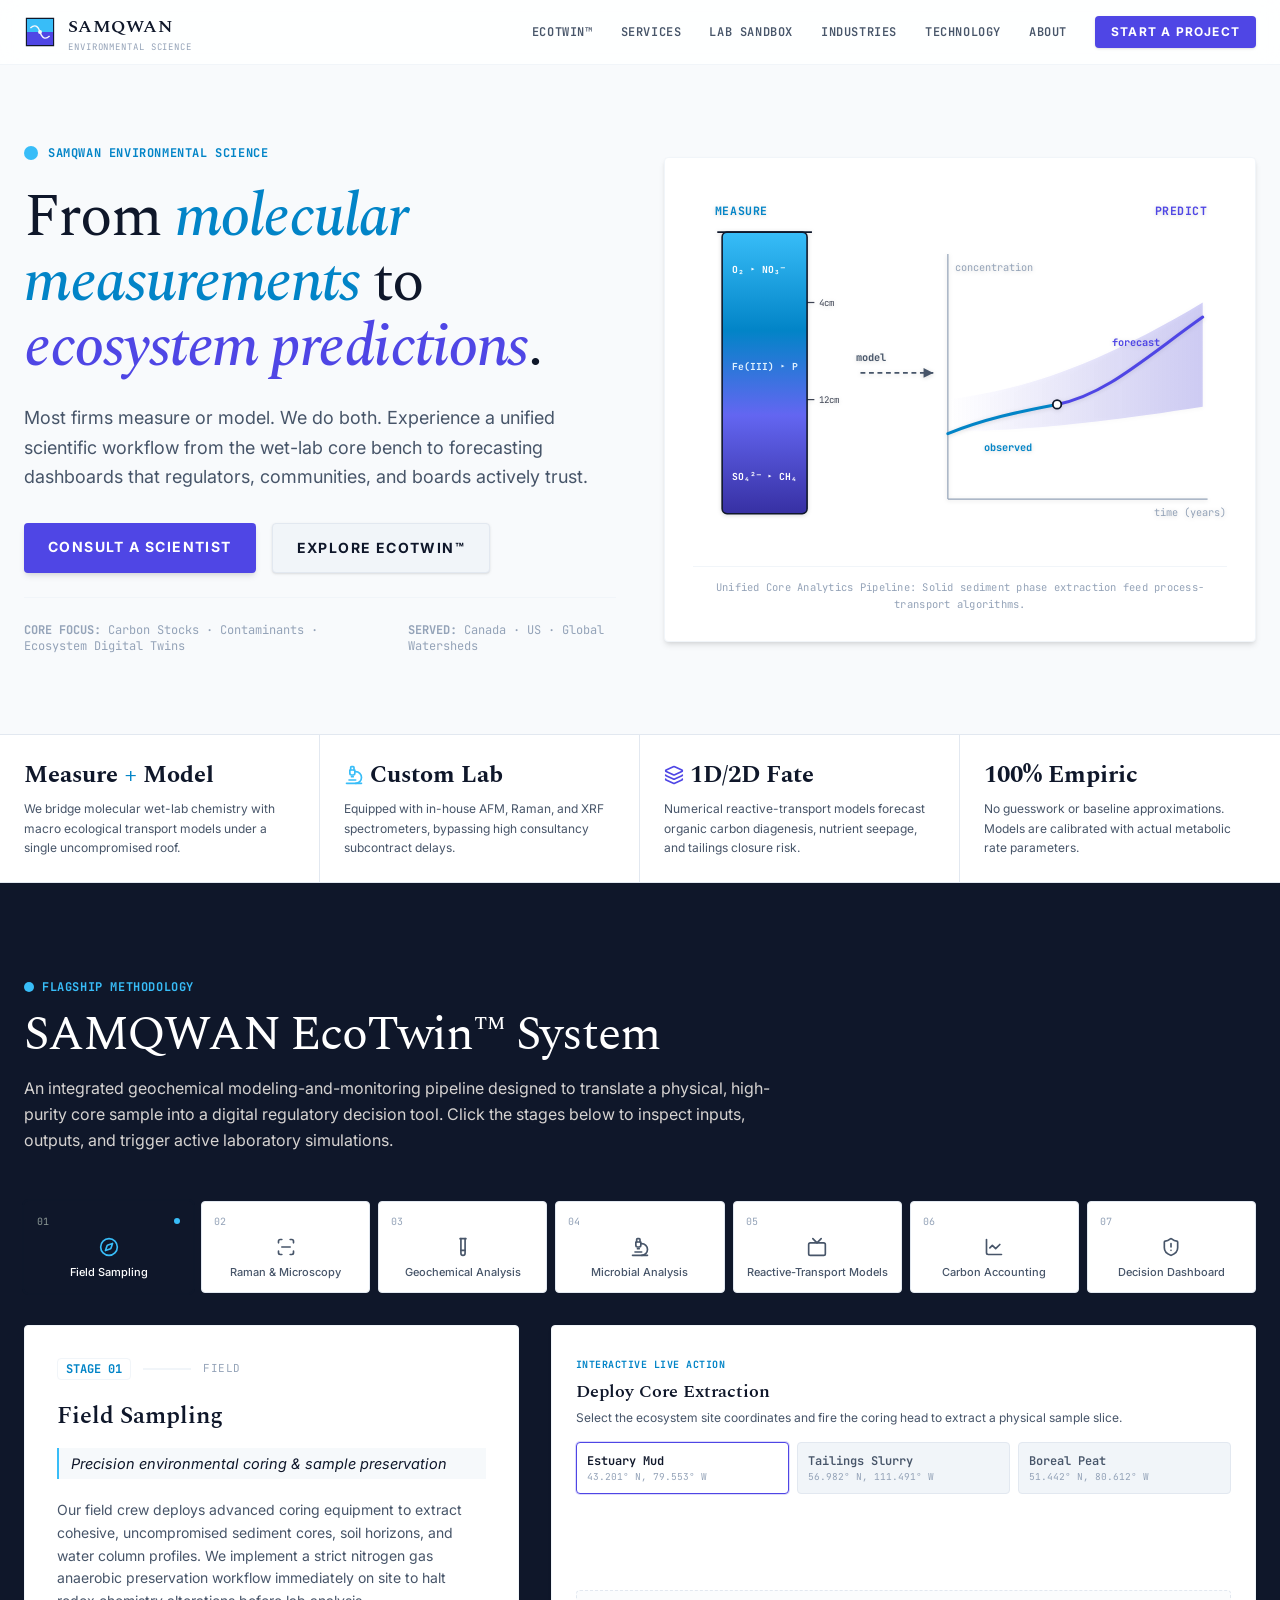
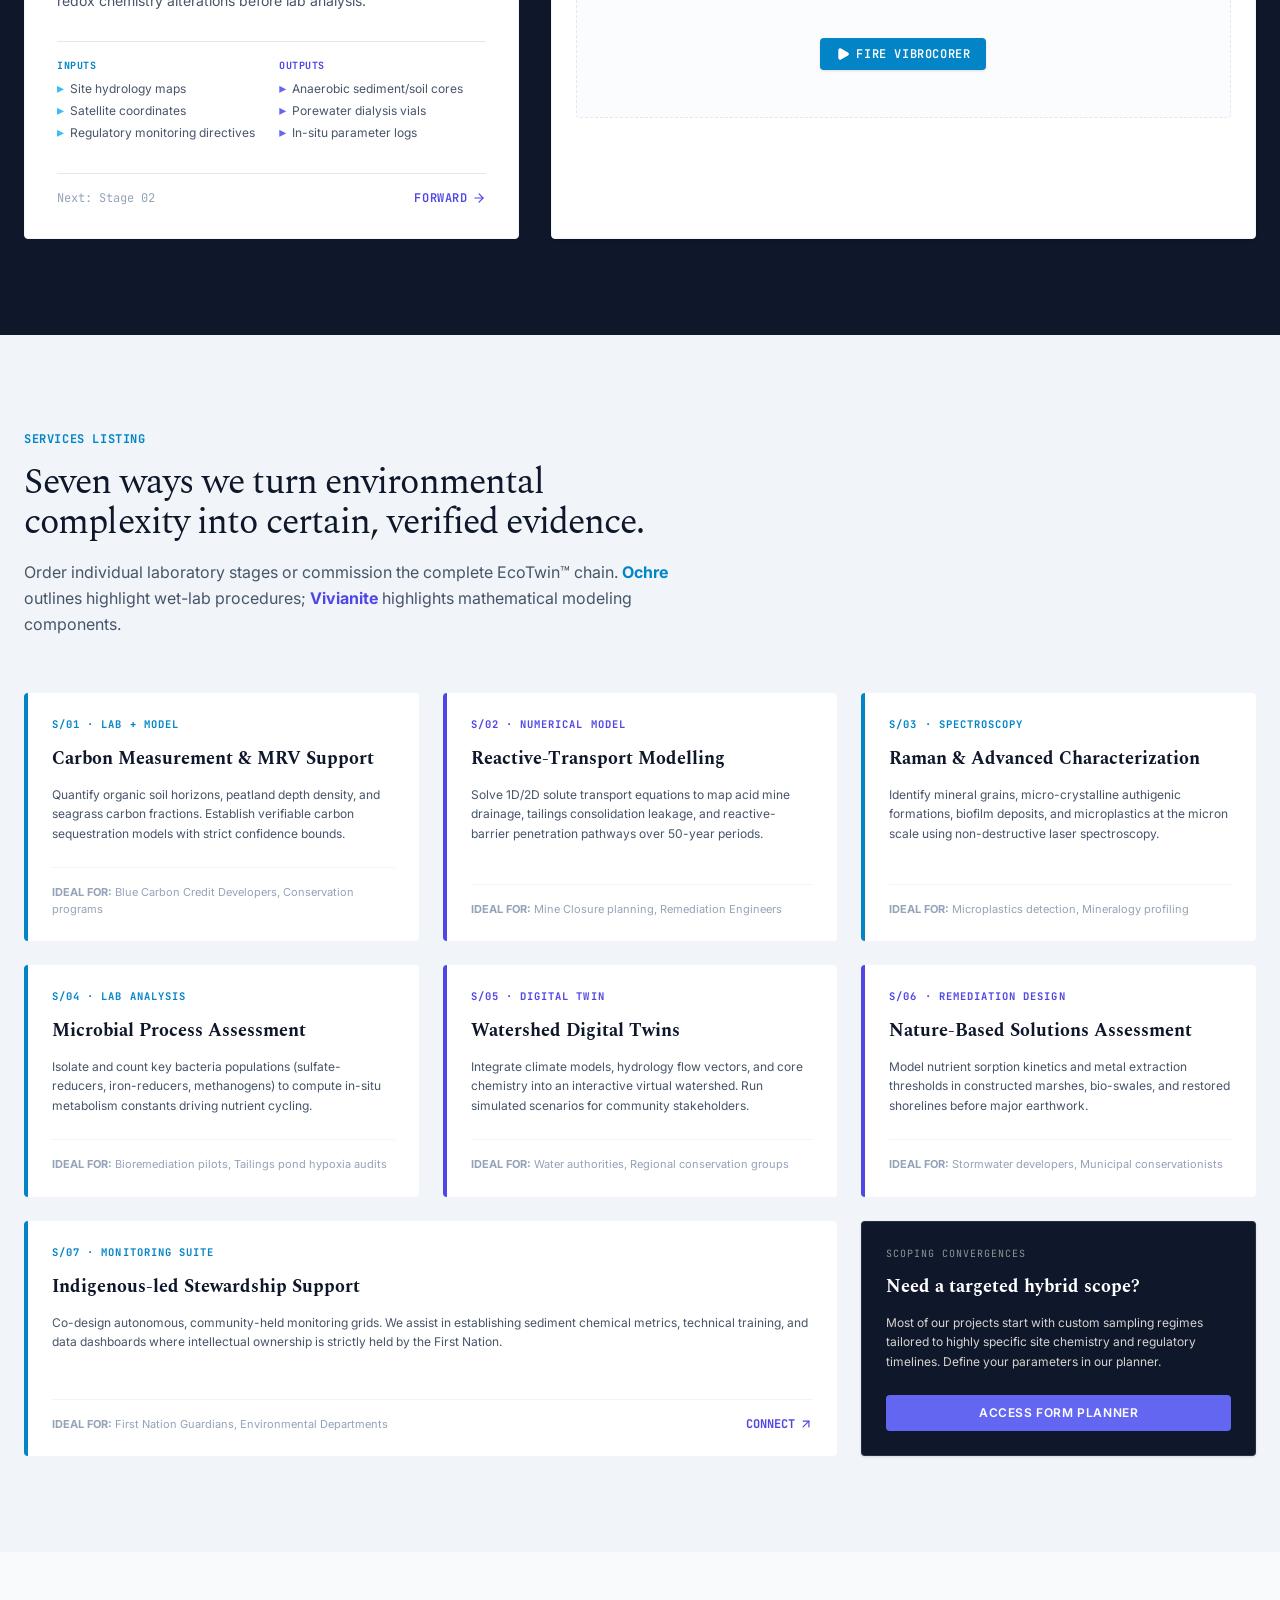
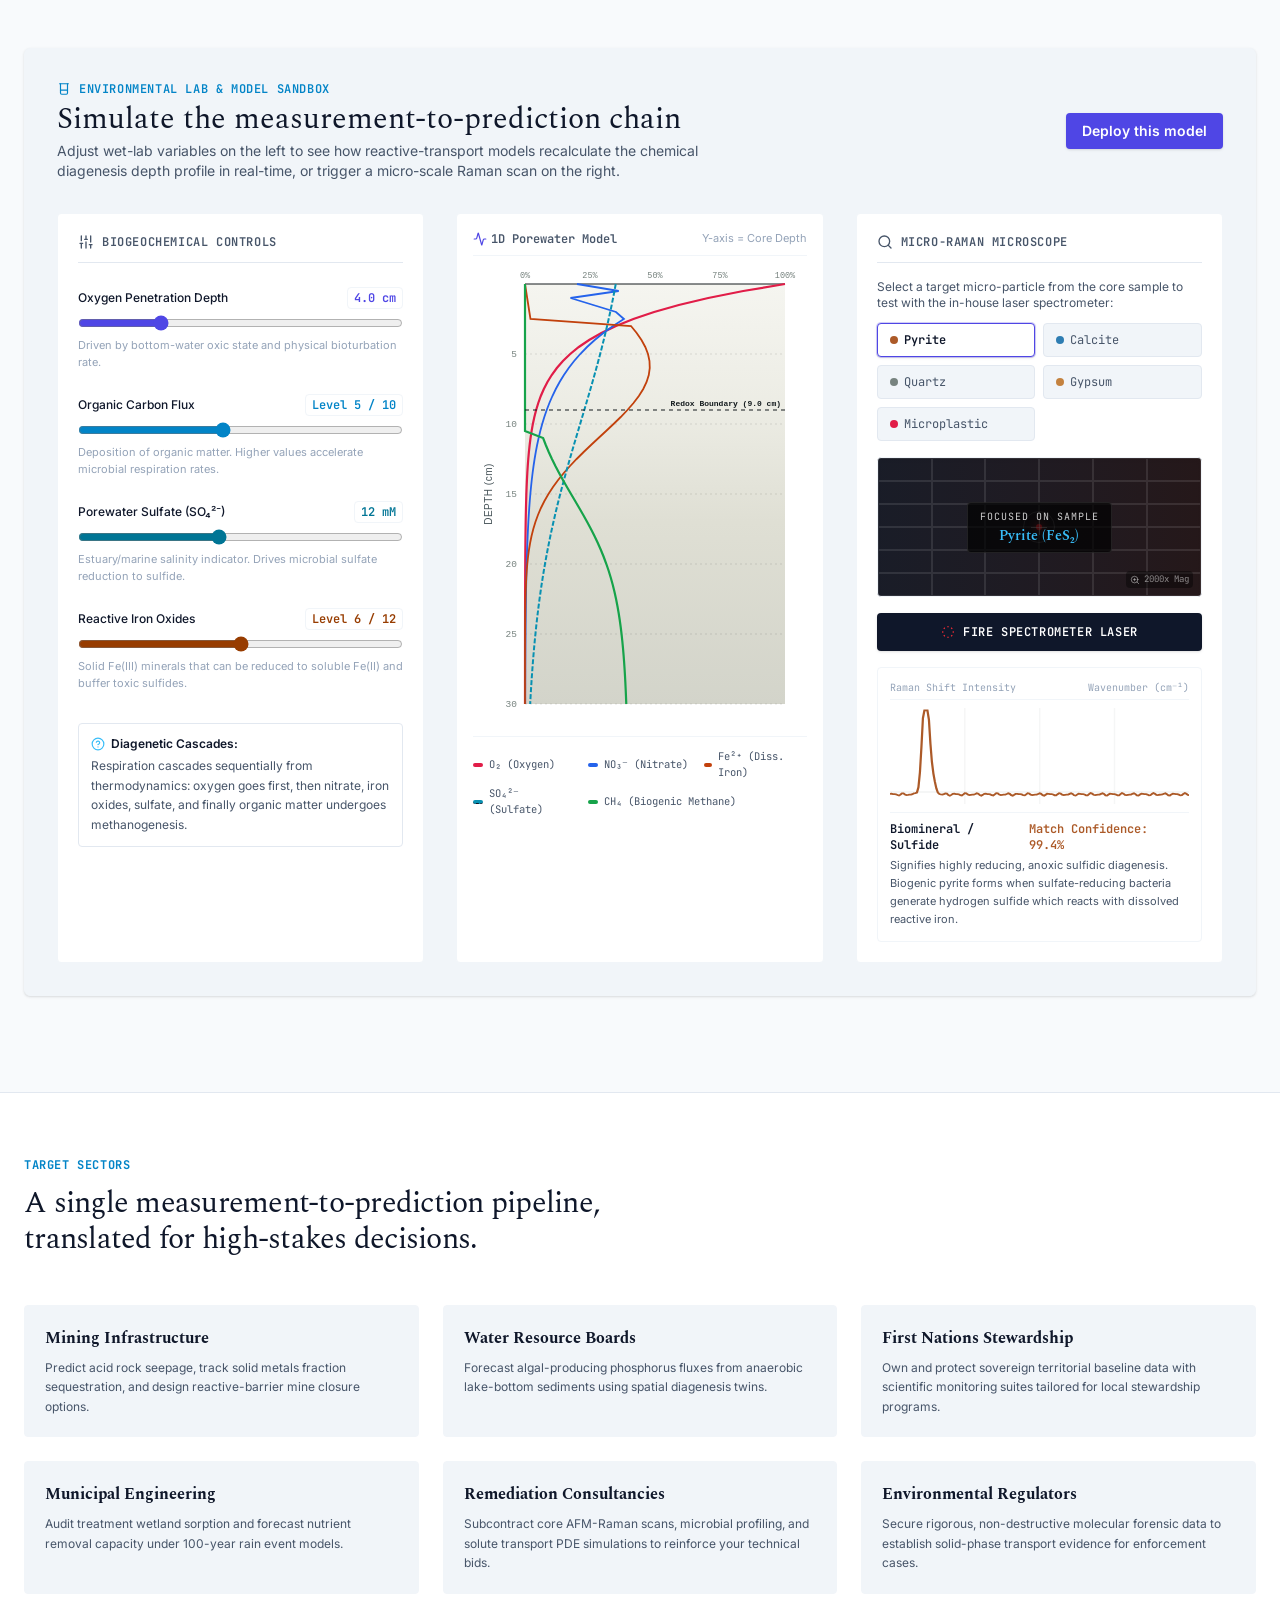
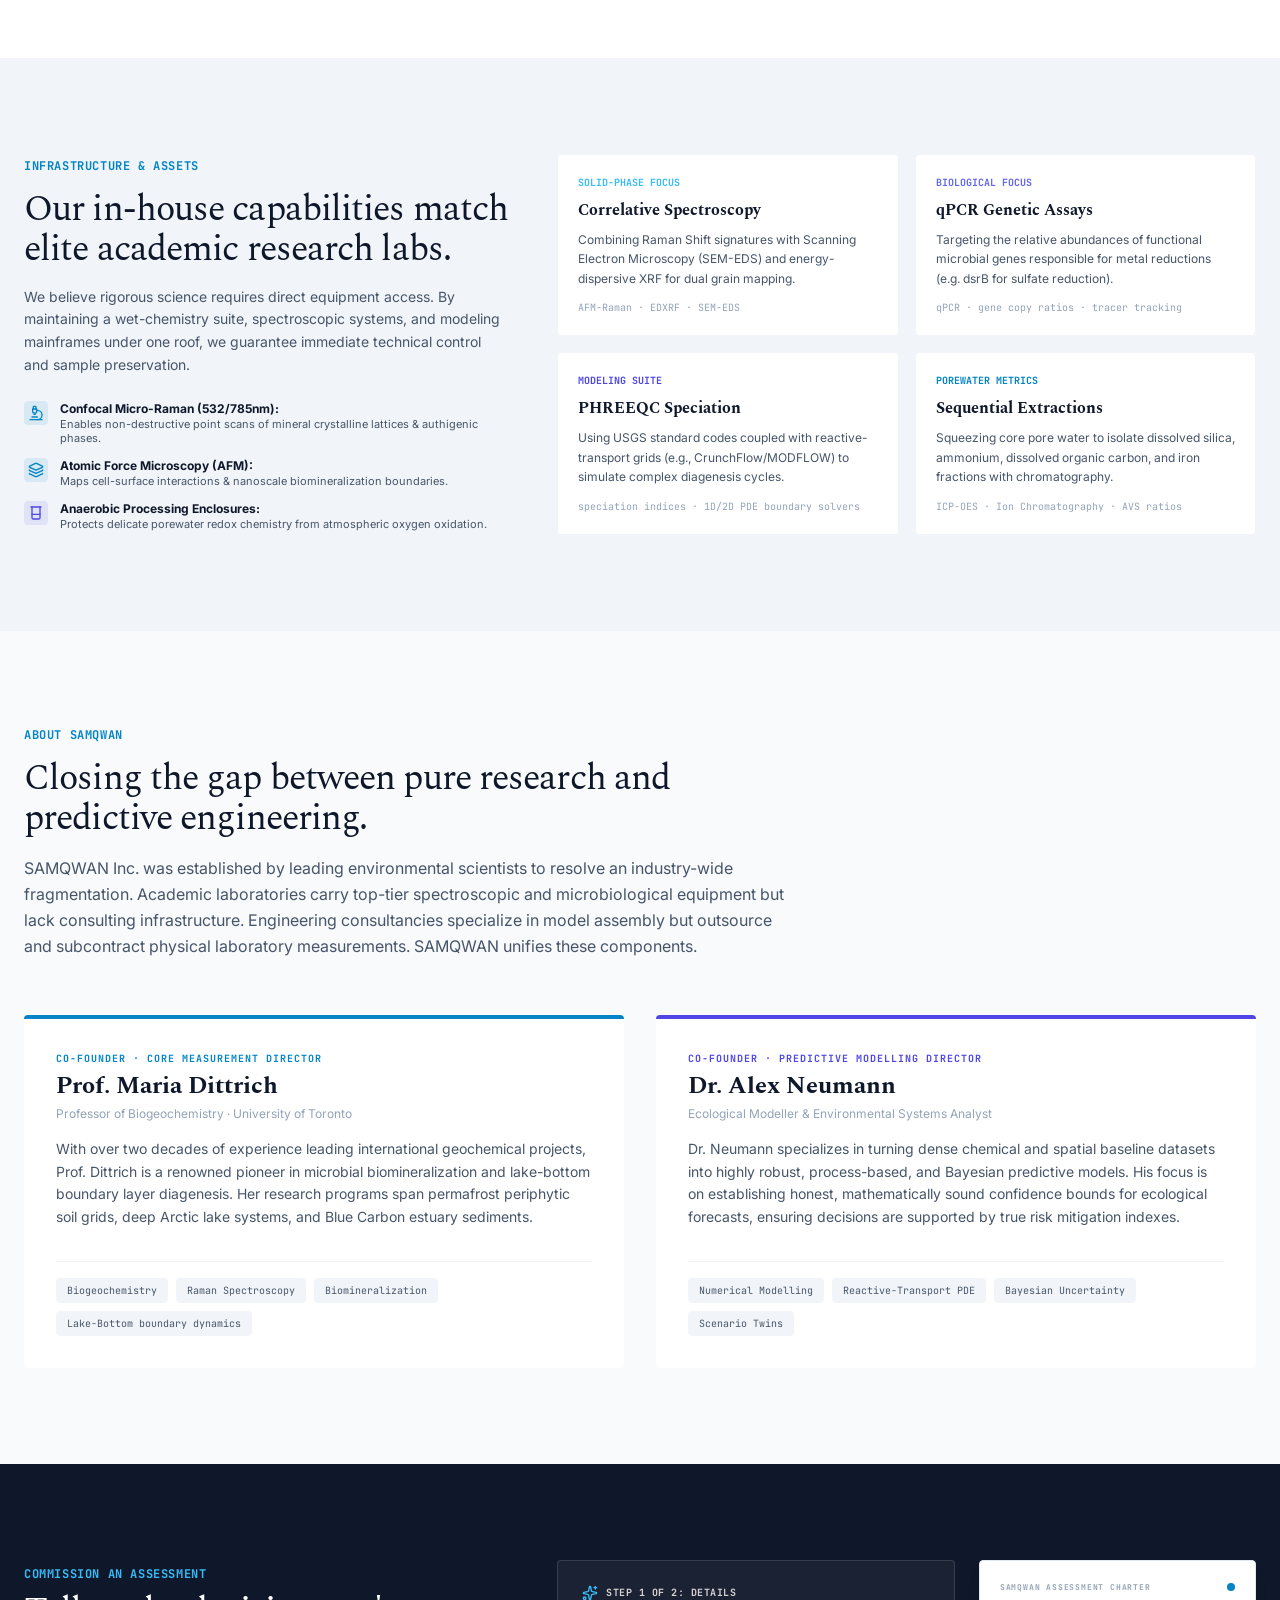
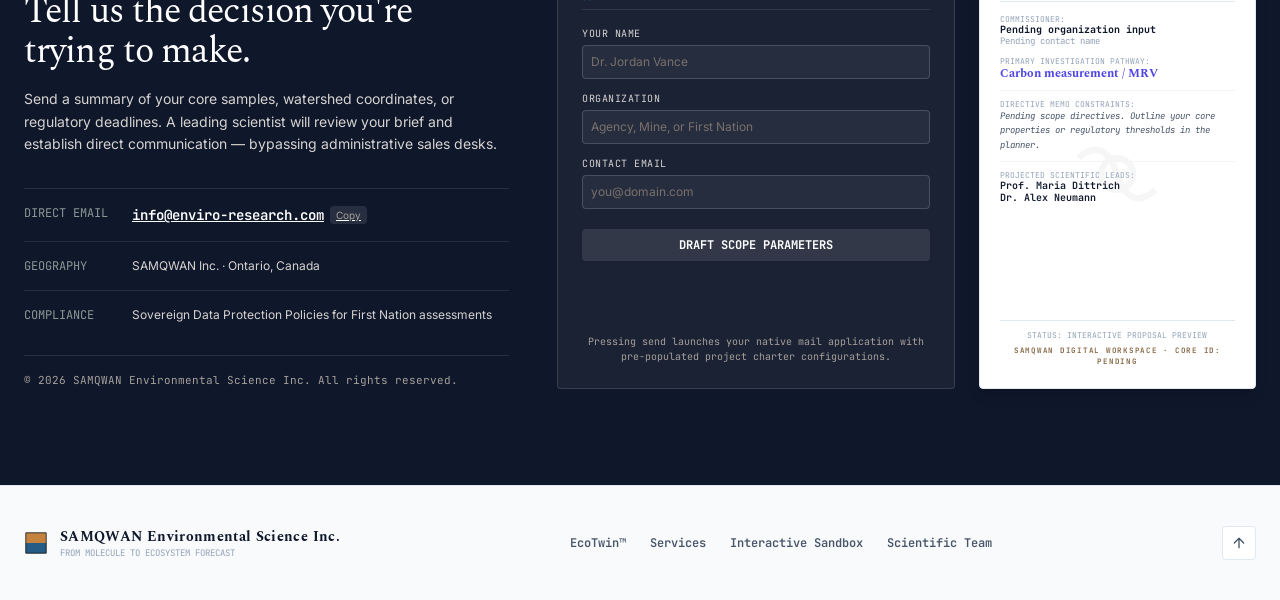
<file: index.html>
<!doctype html>
<html lang="en">
  <head>
    <meta charset="UTF-8" />
    <meta name="viewport" content="width=device-width, initial-scale=1.0" />
    <title>SAMQWAN Environmental Science | Sediment Geochemistry & Reactive-Transport Modelling</title>
    <meta name="description" content="SAMQWAN Environmental Science Inc. combines in-house Raman, AFM and XRF core analysis with reactive-transport modelling — porewater geochemistry, microbial process rates, carbon MRV and mine-closure risk forecasting for agencies, mines and First Nations." />
    <link rel="canonical" href="https://enviro-research.com/" />
    <meta name="robots" content="index, follow, max-snippet:-1, max-image-preview:large" />

    <meta property="og:type" content="website" />
    <meta property="og:site_name" content="SAMQWAN Environmental Science" />
    <meta property="og:title" content="SAMQWAN Environmental Science — From Molecule to Ecosystem Forecast" />
    <meta property="og:description" content="A single measurement-to-prediction pipeline: wet-lab core geochemistry plus calibrated reactive-transport models that regulators, communities and boards trust." />
    <meta property="og:url" content="https://enviro-research.com/" />
    <meta property="og:image" content="https://enviro-research.com/og.jpg" />
    <meta property="og:locale" content="en_CA" />

    <meta name="twitter:card" content="summary_large_image" />
    <meta name="twitter:title" content="SAMQWAN Environmental Science" />
    <meta name="twitter:description" content="Sediment geochemistry, microbial process rates and reactive-transport forecasting for high-stakes environmental decisions." />
    <meta name="twitter:image" content="https://enviro-research.com/og.jpg" />

    <script type="application/ld+json">
    {
      "@context": "https://schema.org",
      "@type": "Organization",
      "@id": "https://enviro-research.com/#organization",
      "name": "SAMQWAN Environmental Science Inc.",
      "url": "https://enviro-research.com/",
      "logo": "https://enviro-research.com/og.jpg",
      "email": "info@enviro-research.com",
      "description": "Environmental science laboratory and modelling firm specializing in sediment and porewater geochemistry, microbial process assessment, Raman/AFM/XRF characterization, reactive-transport modelling, carbon MRV and nature-based solutions assessment.",
      "areaServed": [
        { "@type": "Country", "name": "Canada" },
        { "@type": "Country", "name": "United States" }
      ],
      "knowsAbout": [
        "Sediment and porewater geochemistry",
        "Reactive-transport modelling",
        "Microbial process assessment",
        "Raman microscopy and advanced characterization",
        "Carbon measurement and MRV support",
        "Nature-based solutions assessment",
        "Mine closure and tailings risk assessment",
        "Indigenous-led environmental stewardship support"
      ],
      "contactPoint": {
        "@type": "ContactPoint",
        "contactType": "sales",
        "email": "info@enviro-research.com",
        "availableLanguage": ["en"]
      }
    }
    </script>

    <script type="application/ld+json">
    {
      "@context": "https://schema.org",
      "@type": "WebSite",
      "@id": "https://enviro-research.com/#website",
      "url": "https://enviro-research.com/",
      "name": "SAMQWAN Environmental Science",
      "publisher": { "@id": "https://enviro-research.com/#organization" },
      "inLanguage": "en"
    }
    </script>
    <script type="module" crossorigin src="/assets/index-CdEyterf.js"></script>
    <link rel="stylesheet" crossorigin href="/assets/index-DcObgsDt.css">
  </head>
  <body>
    <div id="root"></div>
  </body>
</html>
</file>
<file: assets/index-DcObgsDt.css>
@import"https://fonts.googleapis.com/css2?family=Spectral:ital,wght@0,300;0,400;0,500;0,600;1,400&family=Inter:wght@300;400;500;600;700&family=JetBrains+Mono:wght@400;500&display=swap";/*! tailwindcss v4.3.2 | MIT License | https://tailwindcss.com */@layer properties{@supports (((-webkit-hyphens:none)) and (not (margin-trim:inline))) or ((-moz-orient:inline) and (not (color:rgb(from red r g b)))){*,:before,:after,::backdrop{--tw-rotate-x:initial;--tw-rotate-y:initial;--tw-rotate-z:initial;--tw-skew-x:initial;--tw-skew-y:initial;--tw-divide-x-reverse:0;--tw-border-style:solid;--tw-divide-y-reverse:0;--tw-gradient-position:initial;--tw-gradient-from:#0000;--tw-gradient-via:#0000;--tw-gradient-to:#0000;--tw-gradient-stops:initial;--tw-gradient-via-stops:initial;--tw-gradient-from-position:0%;--tw-gradient-via-position:50%;--tw-gradient-to-position:100%;--tw-leading:initial;--tw-font-weight:initial;--tw-tracking:initial;--tw-shadow:0 0 #0000;--tw-shadow-color:initial;--tw-shadow-alpha:100%;--tw-inset-shadow:0 0 #0000;--tw-inset-shadow-color:initial;--tw-inset-shadow-alpha:100%;--tw-ring-color:initial;--tw-ring-shadow:0 0 #0000;--tw-inset-ring-color:initial;--tw-inset-ring-shadow:0 0 #0000;--tw-ring-inset:initial;--tw-ring-offset-width:0px;--tw-ring-offset-color:#fff;--tw-ring-offset-shadow:0 0 #0000;--tw-blur:initial;--tw-brightness:initial;--tw-contrast:initial;--tw-grayscale:initial;--tw-hue-rotate:initial;--tw-invert:initial;--tw-opacity:initial;--tw-saturate:initial;--tw-sepia:initial;--tw-drop-shadow:initial;--tw-drop-shadow-color:initial;--tw-drop-shadow-alpha:100%;--tw-drop-shadow-size:initial;--tw-backdrop-blur:initial;--tw-backdrop-brightness:initial;--tw-backdrop-contrast:initial;--tw-backdrop-grayscale:initial;--tw-backdrop-hue-rotate:initial;--tw-backdrop-invert:initial;--tw-backdrop-opacity:initial;--tw-backdrop-saturate:initial;--tw-backdrop-sepia:initial;--tw-duration:initial;--tw-translate-x:0;--tw-translate-y:0;--tw-translate-z:0;--tw-scale-x:1;--tw-scale-y:1;--tw-scale-z:1}}}@layer theme{:root,:host{--font-sans:"Inter", ui-sans-serif, system-ui, sans-serif;--font-serif:"Spectral", Georgia, serif;--font-mono:"JetBrains Mono", ui-monospace, SFMono-Regular, monospace;--color-red-500:oklch(63.7% .237 25.331);--color-red-600:oklch(57.7% .245 27.325);--color-amber-50:oklch(98.7% .022 95.277);--color-amber-200:oklch(92.4% .12 95.746);--color-amber-600:oklch(66.6% .179 58.318);--color-amber-800:oklch(47.3% .137 46.201);--color-amber-950:oklch(27.9% .077 45.635);--color-green-50:oklch(98.2% .018 155.826);--color-green-200:oklch(92.5% .084 155.995);--color-green-600:oklch(62.7% .194 149.214);--color-green-700:oklch(52.7% .154 150.069);--color-cyan-700:oklch(52% .105 223.128);--color-rose-50:oklch(96.9% .015 12.422);--color-rose-200:oklch(89.2% .058 10.001);--color-rose-700:oklch(51.4% .222 16.935);--color-stone-100:oklch(97% .001 106.424);--color-stone-300:oklch(86.9% .005 56.366);--color-stone-400:oklch(70.9% .01 56.259);--color-stone-500:oklch(55.3% .013 58.071);--color-stone-700:oklch(37.4% .01 67.558);--color-stone-800:oklch(26.8% .007 34.298);--color-stone-900:oklch(21.6% .006 56.043);--color-black:#000;--color-white:#fff;--spacing:.25rem;--container-xl:36rem;--container-2xl:42rem;--container-3xl:48rem;--container-7xl:80rem;--text-xs:.75rem;--text-xs--line-height:calc(1 / .75);--text-sm:.875rem;--text-sm--line-height:calc(1.25 / .875);--text-base:1rem;--text-base--line-height: 1.5 ;--text-lg:1.125rem;--text-lg--line-height:calc(1.75 / 1.125);--text-2xl:1.5rem;--text-2xl--line-height:calc(2 / 1.5);--text-3xl:1.875rem;--text-3xl--line-height: 1.2 ;--text-4xl:2.25rem;--text-4xl--line-height:calc(2.5 / 2.25);--text-5xl:3rem;--text-5xl--line-height:1;--text-6xl:3.75rem;--text-6xl--line-height:1;--font-weight-normal:400;--font-weight-medium:500;--font-weight-semibold:600;--font-weight-bold:700;--font-weight-extrabold:800;--tracking-tight:-.025em;--tracking-wide:.025em;--tracking-wider:.05em;--tracking-widest:.1em;--leading-tight:1.25;--leading-normal:1.5;--leading-relaxed:1.625;--radius-sm:.25rem;--radius-md:.375rem;--drop-shadow-sm:0 1px 2px #00000026;--animate-ping:ping 1s cubic-bezier(0, 0, .2, 1) infinite;--animate-pulse:pulse 2s cubic-bezier(.4, 0, .6, 1) infinite;--animate-bounce:bounce 1s infinite;--blur-md:12px;--blur-lg:16px;--default-transition-duration:.15s;--default-transition-timing-function:cubic-bezier(.4, 0, .2, 1);--default-font-family:var(--font-sans);--default-mono-font-family:var(--font-mono);--color-paper:#f8fafc;--color-surface:#fff;--color-surface-2:#f1f5f9;--color-ink:#0f172a;--color-ink-2:#475569;--color-ink-3:#94a3b8;--color-vivianite:#4f46e5;--color-vivianite-deep:#3730a3;--color-vivianite-bright:#6366f1;--color-ochre:#0284c7;--color-ochre-soft:#38bdf8;--color-line:#e2e8f0;--color-line-soft:#f1f5f9}}@layer base{*,:after,:before,::backdrop{box-sizing:border-box;border:0 solid;margin:0;padding:0}::file-selector-button{box-sizing:border-box;border:0 solid;margin:0;padding:0}html,:host{-webkit-text-size-adjust:100%;-moz-tab-size:4;tab-size:4;line-height:1.5;font-family:var(--default-font-family,ui-sans-serif, system-ui, sans-serif, "Apple Color Emoji", "Segoe UI Emoji", "Segoe UI Symbol", "Noto Color Emoji");font-feature-settings:var(--default-font-feature-settings,normal);font-variation-settings:var(--default-font-variation-settings,normal);-webkit-tap-highlight-color:transparent}hr{height:0;color:inherit;border-top-width:1px}abbr:where([title]){-webkit-text-decoration:underline dotted;text-decoration:underline dotted}h1,h2,h3,h4,h5,h6{font-size:inherit;font-weight:inherit}a{color:inherit;-webkit-text-decoration:inherit;text-decoration:inherit}b,strong{font-weight:bolder}code,kbd,samp,pre{font-family:var(--default-mono-font-family,ui-monospace, SFMono-Regular, Menlo, Monaco, Consolas, "Liberation Mono", "Courier New", monospace);font-feature-settings:var(--default-mono-font-feature-settings,normal);font-variation-settings:var(--default-mono-font-variation-settings,normal);font-size:1em}small{font-size:80%}sub,sup{vertical-align:baseline;font-size:75%;line-height:0;position:relative}sub{bottom:-.25em}sup{top:-.5em}table{text-indent:0;border-color:inherit;border-collapse:collapse}:-moz-focusring{outline:auto}progress{vertical-align:baseline}summary{display:list-item}ol,ul,menu{list-style:none}img,svg,video,canvas,audio,iframe,embed,object{vertical-align:middle;display:block}img,video{max-width:100%;height:auto}button,input,select,optgroup,textarea{font:inherit;font-feature-settings:inherit;font-variation-settings:inherit;letter-spacing:inherit;color:inherit;opacity:1;background-color:#0000;border-radius:0}::file-selector-button{font:inherit;font-feature-settings:inherit;font-variation-settings:inherit;letter-spacing:inherit;color:inherit;opacity:1;background-color:#0000;border-radius:0}:where(select:is([multiple],[size])) optgroup{font-weight:bolder}:where(select:is([multiple],[size])) optgroup option{padding-inline-start:20px}::file-selector-button{margin-inline-end:4px}::placeholder{opacity:1}@supports (not ((-webkit-appearance:-apple-pay-button))) or (contain-intrinsic-size:1px){::placeholder{color:currentColor}@supports (color:color-mix(in lab,red,red)){::placeholder{color:color-mix(in oklab,currentcolor 50%,transparent)}}}textarea{resize:vertical}::-webkit-search-decoration{-webkit-appearance:none}::-webkit-date-and-time-value{min-height:1lh;text-align:inherit}::-webkit-datetime-edit{display:inline-flex}::-webkit-datetime-edit-fields-wrapper{padding:0}::-webkit-datetime-edit{padding-block:0}::-webkit-datetime-edit-year-field{padding-block:0}::-webkit-datetime-edit-month-field{padding-block:0}::-webkit-datetime-edit-day-field{padding-block:0}::-webkit-datetime-edit-hour-field{padding-block:0}::-webkit-datetime-edit-minute-field{padding-block:0}::-webkit-datetime-edit-second-field{padding-block:0}::-webkit-datetime-edit-millisecond-field{padding-block:0}::-webkit-datetime-edit-meridiem-field{padding-block:0}::-webkit-calendar-picker-indicator{line-height:1}:-moz-ui-invalid{box-shadow:none}button,input:where([type=button],[type=reset],[type=submit]){-webkit-appearance:button;-moz-appearance:button;appearance:button}::file-selector-button{-webkit-appearance:button;-moz-appearance:button;appearance:button}::-webkit-inner-spin-button{height:auto}::-webkit-outer-spin-button{height:auto}[hidden]:where(:not([hidden=until-found])){display:none!important}}@layer components;@layer utilities{.pointer-events-none{pointer-events:none}.absolute{position:absolute}.relative{position:relative}.sticky{position:sticky}.inset-0{top:0;right:0;bottom:0;left:0}.top-0{top:0}.top-16{top:calc(var(--spacing) * 16)}.right-2{right:calc(var(--spacing) * 2)}.bottom-2{bottom:calc(var(--spacing) * 2)}.left-0{left:0}.isolate{isolation:isolate}.z-0{z-index:0}.z-10{z-index:10}.z-40{z-index:40}.z-50{z-index:50}.col-span-2{grid-column:span 2/span 2}.mx-12{margin-inline:calc(var(--spacing) * 12)}.mx-auto{margin-inline:auto}.my-1\.5{margin-block:calc(var(--spacing) * 1.5)}.my-2{margin-block:calc(var(--spacing) * 2)}.my-4{margin-block:calc(var(--spacing) * 4)}.my-6{margin-block:calc(var(--spacing) * 6)}.mt-0\.5{margin-top:calc(var(--spacing) * .5)}.mt-1{margin-top:var(--spacing)}.mt-1\.5{margin-top:calc(var(--spacing) * 1.5)}.mt-2{margin-top:calc(var(--spacing) * 2)}.mt-3{margin-top:calc(var(--spacing) * 3)}.mt-4{margin-top:calc(var(--spacing) * 4)}.mt-6{margin-top:calc(var(--spacing) * 6)}.mt-8{margin-top:calc(var(--spacing) * 8)}.mt-auto{margin-top:auto}.mb-1{margin-bottom:var(--spacing)}.mb-2{margin-bottom:calc(var(--spacing) * 2)}.mb-3{margin-bottom:calc(var(--spacing) * 3)}.mb-4{margin-bottom:calc(var(--spacing) * 4)}.mb-8{margin-bottom:calc(var(--spacing) * 8)}.mb-12{margin-bottom:calc(var(--spacing) * 12)}.mb-14{margin-bottom:calc(var(--spacing) * 14)}.block{display:block}.flex{display:flex}.grid{display:grid}.hidden{display:none}.inline-block{display:inline-block}.inline-flex{display:inline-flex}.h-0\.5{height:calc(var(--spacing) * .5)}.h-1{height:var(--spacing)}.h-1\.5{height:calc(var(--spacing) * 1.5)}.h-2{height:calc(var(--spacing) * 2)}.h-2\.5{height:calc(var(--spacing) * 2.5)}.h-3\.5{height:calc(var(--spacing) * 3.5)}.h-4{height:calc(var(--spacing) * 4)}.h-5{height:calc(var(--spacing) * 5)}.h-6{height:calc(var(--spacing) * 6)}.h-8{height:calc(var(--spacing) * 8)}.h-10{height:calc(var(--spacing) * 10)}.h-14{height:calc(var(--spacing) * 14)}.h-16{height:calc(var(--spacing) * 16)}.h-20{height:calc(var(--spacing) * 20)}.h-24{height:calc(var(--spacing) * 24)}.h-28{height:calc(var(--spacing) * 28)}.h-32{height:calc(var(--spacing) * 32)}.h-\[0\.5px\]{height:.5px}.h-auto{height:auto}.h-full{height:100%}.max-h-\[80px\]{max-height:80px}.min-h-\[92px\]{min-height:92px}.min-h-\[140px\]{min-height:140px}.min-h-\[160px\]{min-height:160px}.min-h-\[300px\]{min-height:300px}.min-h-\[360px\]{min-height:360px}.min-h-screen{min-height:100vh}.w-1\.5{width:calc(var(--spacing) * 1.5)}.w-1\/3{width:33.3333%}.w-2{width:calc(var(--spacing) * 2)}.w-2\.5{width:calc(var(--spacing) * 2.5)}.w-2\/3{width:66.6667%}.w-3\.5{width:calc(var(--spacing) * 3.5)}.w-4{width:calc(var(--spacing) * 4)}.w-5{width:calc(var(--spacing) * 5)}.w-6{width:calc(var(--spacing) * 6)}.w-8{width:calc(var(--spacing) * 8)}.w-10{width:calc(var(--spacing) * 10)}.w-12{width:calc(var(--spacing) * 12)}.w-16{width:calc(var(--spacing) * 16)}.w-20{width:calc(var(--spacing) * 20)}.w-24{width:calc(var(--spacing) * 24)}.w-32{width:calc(var(--spacing) * 32)}.w-\[0\.5px\]{width:.5px}.w-full{width:100%}.max-w-2xl{max-width:var(--container-2xl)}.max-w-3xl{max-width:var(--container-3xl)}.max-w-7xl{max-width:var(--container-7xl)}.max-w-\[320px\]{max-width:320px}.max-w-xl{max-width:var(--container-xl)}.flex-1{flex:1}.flex-none{flex:none}.rotate-90{rotate:90deg}.transform{transform:var(--tw-rotate-x,) var(--tw-rotate-y,) var(--tw-rotate-z,) var(--tw-skew-x,) var(--tw-skew-y,)}.animate-bounce{animation:var(--animate-bounce)}.animate-ping{animation:var(--animate-ping)}.animate-pulse{animation:var(--animate-pulse)}.cursor-not-allowed{cursor:not-allowed}.cursor-pointer{cursor:pointer}.resize-none{resize:none}.list-none{list-style-type:none}.grid-cols-1{grid-template-columns:repeat(1,minmax(0,1fr))}.grid-cols-2{grid-template-columns:repeat(2,minmax(0,1fr))}.grid-cols-3{grid-template-columns:repeat(3,minmax(0,1fr))}.grid-cols-4{grid-template-columns:repeat(4,minmax(0,1fr))}.grid-cols-6{grid-template-columns:repeat(6,minmax(0,1fr))}.grid-rows-6{grid-template-rows:repeat(6,minmax(0,1fr))}.flex-col{flex-direction:column}.flex-wrap{flex-wrap:wrap}.items-center{align-items:center}.items-start{align-items:flex-start}.items-stretch{align-items:stretch}.justify-between{justify-content:space-between}.justify-center{justify-content:center}.justify-start{justify-content:flex-start}.gap-0\.5{gap:calc(var(--spacing) * .5)}.gap-1{gap:var(--spacing)}.gap-1\.5{gap:calc(var(--spacing) * 1.5)}.gap-2{gap:calc(var(--spacing) * 2)}.gap-2\.5{gap:calc(var(--spacing) * 2.5)}.gap-3{gap:calc(var(--spacing) * 3)}.gap-4{gap:calc(var(--spacing) * 4)}.gap-6{gap:calc(var(--spacing) * 6)}.gap-7{gap:calc(var(--spacing) * 7)}.gap-8{gap:calc(var(--spacing) * 8)}.gap-12{gap:calc(var(--spacing) * 12)}.gap-x-3{column-gap:calc(var(--spacing) * 3)}.gap-x-8{column-gap:calc(var(--spacing) * 8)}.gap-y-1\.5{row-gap:calc(var(--spacing) * 1.5)}.gap-y-2{row-gap:calc(var(--spacing) * 2)}:where(.divide-x>:not(:last-child)){--tw-divide-x-reverse:0;border-inline-style:var(--tw-border-style);border-inline-start-width:calc(1px * var(--tw-divide-x-reverse));border-inline-end-width:calc(1px * calc(1 - var(--tw-divide-x-reverse)))}:where(.divide-y>:not(:last-child)){--tw-divide-y-reverse:0;border-bottom-style:var(--tw-border-style);border-top-style:var(--tw-border-style);border-top-width:calc(1px * var(--tw-divide-y-reverse));border-bottom-width:calc(1px * calc(1 - var(--tw-divide-y-reverse)))}:where(.divide-line>:not(:last-child)){border-color:var(--color-line)}.truncate{text-overflow:ellipsis;white-space:nowrap;overflow:hidden}.overflow-hidden{overflow:hidden}.overflow-y-auto{overflow-y:auto}.rounded{border-radius:.25rem}.rounded-full{border-radius:3.40282e38px}.rounded-md{border-radius:var(--radius-md)}.rounded-sm{border-radius:var(--radius-sm)}.border{border-style:var(--tw-border-style);border-width:1px}.border-2{border-style:var(--tw-border-style);border-width:2px}.border-4{border-style:var(--tw-border-style);border-width:4px}.border-\[0\.5px\]{border-style:var(--tw-border-style);border-width:.5px}.border-y{border-block-style:var(--tw-border-style);border-block-width:1px}.border-t{border-top-style:var(--tw-border-style);border-top-width:1px}.border-t-4{border-top-style:var(--tw-border-style);border-top-width:4px}.border-b{border-bottom-style:var(--tw-border-style);border-bottom-width:1px}.border-l-2{border-left-style:var(--tw-border-style);border-left-width:2px}.border-l-4{border-left-style:var(--tw-border-style);border-left-width:4px}.border-dashed{--tw-border-style:dashed;border-style:dashed}.border-\[\#245C86\]\/40{border-color:#245c8666}.border-\[\#ef4444\]\/40{border-color:#ef444466}.border-amber-200{border-color:var(--color-amber-200)}.border-current\/10{border-color:currentColor}@supports (color:color-mix(in lab,red,red)){.border-current\/10{border-color:color-mix(in oklab,currentcolor 10%,transparent)}}.border-green-200{border-color:var(--color-green-200)}.border-ink{border-color:var(--color-ink)}.border-ink-2{border-color:var(--color-ink-2)}.border-line{border-color:var(--color-line)}.border-line-soft{border-color:var(--color-line-soft)}.border-ochre{border-color:var(--color-ochre)}.border-ochre-soft{border-color:var(--color-ochre-soft)}.border-rose-200{border-color:var(--color-rose-200)}.border-stone-300{border-color:var(--color-stone-300)}.border-transparent{border-color:#0000}.border-vivianite{border-color:var(--color-vivianite)}.border-white{border-color:var(--color-white)}.border-white\/10{border-color:#ffffff1a}@supports (color:color-mix(in lab,red,red)){.border-white\/10{border-color:color-mix(in oklab,var(--color-white) 10%,transparent)}}.border-white\/12{border-color:#ffffff1f}@supports (color:color-mix(in lab,red,red)){.border-white\/12{border-color:color-mix(in oklab,var(--color-white) 12%,transparent)}}.border-white\/16{border-color:#ffffff29}@supports (color:color-mix(in lab,red,red)){.border-white\/16{border-color:color-mix(in oklab,var(--color-white) 16%,transparent)}}.border-white\/20{border-color:#fff3}@supports (color:color-mix(in lab,red,red)){.border-white\/20{border-color:color-mix(in oklab,var(--color-white) 20%,transparent)}}.bg-\[\#8a6a48\]{background-color:#8a6a48}.bg-\[\#16a34a\]{background-color:#16a34a}.bg-\[\#141B1E\]{background-color:#141b1e}.bg-\[\#245C86\]\/20{background-color:#245c8633}.bg-\[\#0891b2\]{background-color:#0891b2}.bg-\[\#2563eb\]{background-color:#2563eb}.bg-\[\#C4823F\]{background-color:#c4823f}.bg-\[\#c2410c\]{background-color:#c2410c}.bg-\[\#e11d48\]{background-color:#e11d48}.bg-\[\#ef4444\]\/20{background-color:#ef444433}.bg-amber-50{background-color:var(--color-amber-50)}.bg-amber-600\/30{background-color:#dd74004d}@supports (color:color-mix(in lab,red,red)){.bg-amber-600\/30{background-color:color-mix(in oklab,var(--color-amber-600) 30%,transparent)}}.bg-black\/40{background-color:#0006}@supports (color:color-mix(in lab,red,red)){.bg-black\/40{background-color:color-mix(in oklab,var(--color-black) 40%,transparent)}}.bg-black\/70{background-color:#000000b3}@supports (color:color-mix(in lab,red,red)){.bg-black\/70{background-color:color-mix(in oklab,var(--color-black) 70%,transparent)}}.bg-green-50{background-color:var(--color-green-50)}.bg-ink{background-color:var(--color-ink)}.bg-line-soft{background-color:var(--color-line-soft)}.bg-ochre{background-color:var(--color-ochre)}.bg-ochre-soft{background-color:var(--color-ochre-soft)}.bg-ochre\/10{background-color:#0284c71a}@supports (color:color-mix(in lab,red,red)){.bg-ochre\/10{background-color:color-mix(in oklab,var(--color-ochre) 10%,transparent)}}.bg-paper{background-color:var(--color-paper)}.bg-red-500{background-color:var(--color-red-500)}.bg-red-600\/10{background-color:#e400141a}@supports (color:color-mix(in lab,red,red)){.bg-red-600\/10{background-color:color-mix(in oklab,var(--color-red-600) 10%,transparent)}}.bg-rose-50{background-color:var(--color-rose-50)}.bg-stone-100{background-color:var(--color-stone-100)}.bg-stone-700{background-color:var(--color-stone-700)}.bg-stone-700\/80{background-color:#44403bcc}@supports (color:color-mix(in lab,red,red)){.bg-stone-700\/80{background-color:color-mix(in oklab,var(--color-stone-700) 80%,transparent)}}.bg-stone-900{background-color:var(--color-stone-900)}.bg-surface{background-color:var(--color-surface)}.bg-surface-2{background-color:var(--color-surface-2)}.bg-surface-2\/30{background-color:#f1f5f94d}@supports (color:color-mix(in lab,red,red)){.bg-surface-2\/30{background-color:color-mix(in oklab,var(--color-surface-2) 30%,transparent)}}.bg-surface-2\/60{background-color:#f1f5f999}@supports (color:color-mix(in lab,red,red)){.bg-surface-2\/60{background-color:color-mix(in oklab,var(--color-surface-2) 60%,transparent)}}.bg-surface\/85{background-color:#ffffffd9}@supports (color:color-mix(in lab,red,red)){.bg-surface\/85{background-color:color-mix(in oklab,var(--color-surface) 85%,transparent)}}.bg-transparent{background-color:#0000}.bg-vivianite{background-color:var(--color-vivianite)}.bg-vivianite-bright{background-color:var(--color-vivianite-bright)}.bg-vivianite\/10{background-color:#4f46e51a}@supports (color:color-mix(in lab,red,red)){.bg-vivianite\/10{background-color:color-mix(in oklab,var(--color-vivianite) 10%,transparent)}}.bg-white{background-color:var(--color-white)}.bg-white\/5{background-color:#ffffff0d}@supports (color:color-mix(in lab,red,red)){.bg-white\/5{background-color:color-mix(in oklab,var(--color-white) 5%,transparent)}}.bg-white\/10{background-color:#ffffff1a}@supports (color:color-mix(in lab,red,red)){.bg-white\/10{background-color:color-mix(in oklab,var(--color-white) 10%,transparent)}}.bg-white\/40{background-color:#fff6}@supports (color:color-mix(in lab,red,red)){.bg-white\/40{background-color:color-mix(in oklab,var(--color-white) 40%,transparent)}}.bg-gradient-to-b{--tw-gradient-position:to bottom in oklab;background-image:linear-gradient(var(--tw-gradient-stops))}.bg-gradient-to-r{--tw-gradient-position:to right in oklab;background-image:linear-gradient(var(--tw-gradient-stops))}.from-ochre{--tw-gradient-from:var(--color-ochre);--tw-gradient-stops:var(--tw-gradient-via-stops,var(--tw-gradient-position), var(--tw-gradient-from) var(--tw-gradient-from-position), var(--tw-gradient-to) var(--tw-gradient-to-position))}.from-stone-800{--tw-gradient-from:var(--color-stone-800);--tw-gradient-stops:var(--tw-gradient-via-stops,var(--tw-gradient-position), var(--tw-gradient-from) var(--tw-gradient-from-position), var(--tw-gradient-to) var(--tw-gradient-to-position))}.to-amber-950{--tw-gradient-to:var(--color-amber-950);--tw-gradient-stops:var(--tw-gradient-via-stops,var(--tw-gradient-position), var(--tw-gradient-from) var(--tw-gradient-from-position), var(--tw-gradient-to) var(--tw-gradient-to-position))}.fill-current{fill:currentColor}.p-1{padding:var(--spacing)}.p-2{padding:calc(var(--spacing) * 2)}.p-2\.5{padding:calc(var(--spacing) * 2.5)}.p-3{padding:calc(var(--spacing) * 3)}.p-4{padding:calc(var(--spacing) * 4)}.p-5{padding:calc(var(--spacing) * 5)}.p-6{padding:calc(var(--spacing) * 6)}.px-1{padding-inline:var(--spacing)}.px-1\.5{padding-inline:calc(var(--spacing) * 1.5)}.px-2{padding-inline:calc(var(--spacing) * 2)}.px-2\.5{padding-inline:calc(var(--spacing) * 2.5)}.px-3{padding-inline:calc(var(--spacing) * 3)}.px-4{padding-inline:calc(var(--spacing) * 4)}.px-6{padding-inline:calc(var(--spacing) * 6)}.py-0\.5{padding-block:calc(var(--spacing) * .5)}.py-1{padding-block:var(--spacing)}.py-1\.5{padding-block:calc(var(--spacing) * 1.5)}.py-2{padding-block:calc(var(--spacing) * 2)}.py-2\.5{padding-block:calc(var(--spacing) * 2.5)}.py-3{padding-block:calc(var(--spacing) * 3)}.py-3\.5{padding-block:calc(var(--spacing) * 3.5)}.py-4{padding-block:calc(var(--spacing) * 4)}.py-10{padding-block:calc(var(--spacing) * 10)}.py-12{padding-block:calc(var(--spacing) * 12)}.py-16{padding-block:calc(var(--spacing) * 16)}.pt-2{padding-top:calc(var(--spacing) * 2)}.pt-3{padding-top:calc(var(--spacing) * 3)}.pt-4{padding-top:calc(var(--spacing) * 4)}.pt-6{padding-top:calc(var(--spacing) * 6)}.pr-1{padding-right:var(--spacing)}.pb-1{padding-bottom:var(--spacing)}.pb-2{padding-bottom:calc(var(--spacing) * 2)}.pb-3{padding-bottom:calc(var(--spacing) * 3)}.pl-3{padding-left:calc(var(--spacing) * 3)}.text-center{text-align:center}.text-left{text-align:left}.text-right{text-align:right}.font-mono{font-family:var(--font-mono)}.font-sans{font-family:var(--font-sans)}.font-serif{font-family:var(--font-serif)}.text-2xl{font-size:var(--text-2xl);line-height:var(--tw-leading,var(--text-2xl--line-height))}.text-3xl{font-size:var(--text-3xl);line-height:var(--tw-leading,var(--text-3xl--line-height))}.text-4xl{font-size:var(--text-4xl);line-height:var(--tw-leading,var(--text-4xl--line-height))}.text-base{font-size:var(--text-base);line-height:var(--tw-leading,var(--text-base--line-height))}.text-lg{font-size:var(--text-lg);line-height:var(--tw-leading,var(--text-lg--line-height))}.text-sm{font-size:var(--text-sm);line-height:var(--tw-leading,var(--text-sm--line-height))}.text-xs{font-size:var(--text-xs);line-height:var(--tw-leading,var(--text-xs--line-height))}.text-\[7\.5px\]{font-size:7.5px}.text-\[8px\]{font-size:8px}.text-\[9\.5px\]{font-size:9.5px}.text-\[9px\]{font-size:9px}.text-\[10\.5px\]{font-size:10.5px}.text-\[10px\]{font-size:10px}.text-\[11px\]{font-size:11px}.text-\[14\.5px\]{font-size:14.5px}.leading-\[1\.08\]{--tw-leading:1.08;line-height:1.08}.leading-none{--tw-leading:1;line-height:1}.leading-normal{--tw-leading:var(--leading-normal);line-height:var(--leading-normal)}.leading-relaxed{--tw-leading:var(--leading-relaxed);line-height:var(--leading-relaxed)}.leading-tight{--tw-leading:var(--leading-tight);line-height:var(--leading-tight)}.font-bold{--tw-font-weight:var(--font-weight-bold);font-weight:var(--font-weight-bold)}.font-extrabold{--tw-font-weight:var(--font-weight-extrabold);font-weight:var(--font-weight-extrabold)}.font-medium{--tw-font-weight:var(--font-weight-medium);font-weight:var(--font-weight-medium)}.font-normal{--tw-font-weight:var(--font-weight-normal);font-weight:var(--font-weight-normal)}.font-semibold{--tw-font-weight:var(--font-weight-semibold);font-weight:var(--font-weight-semibold)}.tracking-tight{--tw-tracking:var(--tracking-tight);letter-spacing:var(--tracking-tight)}.tracking-wide{--tw-tracking:var(--tracking-wide);letter-spacing:var(--tracking-wide)}.tracking-wider{--tw-tracking:var(--tracking-wider);letter-spacing:var(--tracking-wider)}.tracking-widest{--tw-tracking:var(--tracking-widest);letter-spacing:var(--tracking-widest)}.text-\[\#8B9794\]{color:#8b9794}.text-\[\#8a6a48\]{color:#8a6a48}.text-\[\#ef4444\]{color:#ef4444}.text-amber-800{color:var(--color-amber-800)}.text-cyan-700{color:var(--color-cyan-700)}.text-green-600{color:var(--color-green-600)}.text-green-700{color:var(--color-green-700)}.text-ink{color:var(--color-ink)}.text-ink-2{color:var(--color-ink-2)}.text-ink-3{color:var(--color-ink-3)}.text-ochre{color:var(--color-ochre)}.text-ochre-soft{color:var(--color-ochre-soft)}.text-red-500{color:var(--color-red-500)}.text-rose-700{color:var(--color-rose-700)}.text-stone-300{color:var(--color-stone-300)}.text-stone-400{color:var(--color-stone-400)}.text-vivianite{color:var(--color-vivianite)}.text-vivianite-bright{color:var(--color-vivianite-bright)}.text-white{color:var(--color-white)}.text-white\/50{color:#ffffff80}@supports (color:color-mix(in lab,red,red)){.text-white\/50{color:color-mix(in oklab,var(--color-white) 50%,transparent)}}.text-white\/80{color:#fffc}@supports (color:color-mix(in lab,red,red)){.text-white\/80{color:color-mix(in oklab,var(--color-white) 80%,transparent)}}.uppercase{text-transform:uppercase}.italic{font-style:italic}.no-underline{text-decoration-line:none}.underline{text-decoration-line:underline}.placeholder-stone-500::placeholder{color:var(--color-stone-500)}.accent-amber-800{accent-color:var(--color-amber-800)}.accent-cyan-700{accent-color:var(--color-cyan-700)}.accent-ochre{accent-color:var(--color-ochre)}.accent-vivianite{accent-color:var(--color-vivianite)}.opacity-10{opacity:.1}.opacity-40{opacity:.4}.opacity-80{opacity:.8}.opacity-\[0\.03\]{opacity:.03}.shadow-\[0_0_8px_\#ef4444\]{--tw-shadow:0 0 8px var(--tw-shadow-color,#ef4444);box-shadow:var(--tw-inset-shadow),var(--tw-inset-ring-shadow),var(--tw-ring-offset-shadow),var(--tw-ring-shadow),var(--tw-shadow)}.shadow-inner{--tw-shadow:inset 0 2px 4px 0 var(--tw-shadow-color,#0000000d);box-shadow:var(--tw-inset-shadow),var(--tw-inset-ring-shadow),var(--tw-ring-offset-shadow),var(--tw-ring-shadow),var(--tw-shadow)}.shadow-lg{--tw-shadow:0 10px 15px -3px var(--tw-shadow-color,#0000001a), 0 4px 6px -4px var(--tw-shadow-color,#0000001a);box-shadow:var(--tw-inset-shadow),var(--tw-inset-ring-shadow),var(--tw-ring-offset-shadow),var(--tw-ring-shadow),var(--tw-shadow)}.shadow-md{--tw-shadow:0 4px 6px -1px var(--tw-shadow-color,#0000001a), 0 2px 4px -2px var(--tw-shadow-color,#0000001a);box-shadow:var(--tw-inset-shadow),var(--tw-inset-ring-shadow),var(--tw-ring-offset-shadow),var(--tw-ring-shadow),var(--tw-shadow)}.shadow-sm{--tw-shadow:0 1px 3px 0 var(--tw-shadow-color,#0000001a), 0 1px 2px -1px var(--tw-shadow-color,#0000001a);box-shadow:var(--tw-inset-shadow),var(--tw-inset-ring-shadow),var(--tw-ring-offset-shadow),var(--tw-ring-shadow),var(--tw-shadow)}.ring-1{--tw-ring-shadow:var(--tw-ring-inset,) 0 0 0 calc(1px + var(--tw-ring-offset-width)) var(--tw-ring-color,currentcolor);box-shadow:var(--tw-inset-shadow),var(--tw-inset-ring-shadow),var(--tw-ring-offset-shadow),var(--tw-ring-shadow),var(--tw-shadow)}.ring-2{--tw-ring-shadow:var(--tw-ring-inset,) 0 0 0 calc(2px + var(--tw-ring-offset-width)) var(--tw-ring-color,currentcolor);box-shadow:var(--tw-inset-shadow),var(--tw-inset-ring-shadow),var(--tw-ring-offset-shadow),var(--tw-ring-shadow),var(--tw-shadow)}.ring-ink\/10{--tw-ring-color:#0f172a1a}@supports (color:color-mix(in lab,red,red)){.ring-ink\/10{--tw-ring-color:color-mix(in oklab, var(--color-ink) 10%, transparent)}}.ring-vivianite\/20{--tw-ring-color:#4f46e533}@supports (color:color-mix(in lab,red,red)){.ring-vivianite\/20{--tw-ring-color:color-mix(in oklab, var(--color-vivianite) 20%, transparent)}}.ring-vivianite\/25{--tw-ring-color:#4f46e540}@supports (color:color-mix(in lab,red,red)){.ring-vivianite\/25{--tw-ring-color:color-mix(in oklab, var(--color-vivianite) 25%, transparent)}}.blur-lg{--tw-blur:blur(var(--blur-lg));filter:var(--tw-blur,) var(--tw-brightness,) var(--tw-contrast,) var(--tw-grayscale,) var(--tw-hue-rotate,) var(--tw-invert,) var(--tw-saturate,) var(--tw-sepia,) var(--tw-drop-shadow,)}.blur-md{--tw-blur:blur(var(--blur-md));filter:var(--tw-blur,) var(--tw-brightness,) var(--tw-contrast,) var(--tw-grayscale,) var(--tw-hue-rotate,) var(--tw-invert,) var(--tw-saturate,) var(--tw-sepia,) var(--tw-drop-shadow,)}.drop-shadow-sm{--tw-drop-shadow-size:drop-shadow(0 1px 2px var(--tw-drop-shadow-color,#00000026));--tw-drop-shadow:drop-shadow(var(--drop-shadow-sm));filter:var(--tw-blur,) var(--tw-brightness,) var(--tw-contrast,) var(--tw-grayscale,) var(--tw-hue-rotate,) var(--tw-invert,) var(--tw-saturate,) var(--tw-sepia,) var(--tw-drop-shadow,)}.backdrop-blur-md{--tw-backdrop-blur:blur(var(--blur-md));-webkit-backdrop-filter:var(--tw-backdrop-blur,) var(--tw-backdrop-brightness,) var(--tw-backdrop-contrast,) var(--tw-backdrop-grayscale,) var(--tw-backdrop-hue-rotate,) var(--tw-backdrop-invert,) var(--tw-backdrop-opacity,) var(--tw-backdrop-saturate,) var(--tw-backdrop-sepia,);backdrop-filter:var(--tw-backdrop-blur,) var(--tw-backdrop-brightness,) var(--tw-backdrop-contrast,) var(--tw-backdrop-grayscale,) var(--tw-backdrop-hue-rotate,) var(--tw-backdrop-invert,) var(--tw-backdrop-opacity,) var(--tw-backdrop-saturate,) var(--tw-backdrop-sepia,)}.transition{transition-property:color,background-color,border-color,outline-color,text-decoration-color,fill,stroke,--tw-gradient-from,--tw-gradient-via,--tw-gradient-to,opacity,box-shadow,transform,translate,scale,rotate,filter,-webkit-backdrop-filter,backdrop-filter,display,content-visibility,overlay,pointer-events;transition-timing-function:var(--tw-ease,var(--default-transition-timing-function));transition-duration:var(--tw-duration,var(--default-transition-duration))}.transition-all{transition-property:all;transition-timing-function:var(--tw-ease,var(--default-transition-timing-function));transition-duration:var(--tw-duration,var(--default-transition-duration))}.transition-colors{transition-property:color,background-color,border-color,outline-color,text-decoration-color,fill,stroke,--tw-gradient-from,--tw-gradient-via,--tw-gradient-to;transition-timing-function:var(--tw-ease,var(--default-transition-timing-function));transition-duration:var(--tw-duration,var(--default-transition-duration))}.transition-transform{transition-property:transform,translate,scale,rotate;transition-timing-function:var(--tw-ease,var(--default-transition-timing-function));transition-duration:var(--tw-duration,var(--default-transition-duration))}.duration-150{--tw-duration:.15s;transition-duration:.15s}.duration-200{--tw-duration:.2s;transition-duration:.2s}.duration-300{--tw-duration:.3s;transition-duration:.3s}.select-none{-webkit-user-select:none;user-select:none}@media(hover:hover){.group-hover\:translate-x-1:is(:where(.group):hover *){--tw-translate-x:var(--spacing);translate:var(--tw-translate-x) var(--tw-translate-y)}.group-hover\:scale-105:is(:where(.group):hover *){--tw-scale-x:105%;--tw-scale-y:105%;--tw-scale-z:105%;scale:var(--tw-scale-x) var(--tw-scale-y)}}.selection\:bg-vivianite ::selection{background-color:var(--color-vivianite)}.selection\:bg-vivianite::selection{background-color:var(--color-vivianite)}.selection\:text-white ::selection{color:var(--color-white)}.selection\:text-white::selection{color:var(--color-white)}@media(hover:hover){.hover\:-translate-y-0\.5:hover{--tw-translate-y:calc(var(--spacing) * -.5);translate:var(--tw-translate-x) var(--tw-translate-y)}.hover\:border-ink:hover{border-color:var(--color-ink)}.hover\:border-ink-3:hover{border-color:var(--color-ink-3)}.hover\:bg-ink-2:hover{background-color:var(--color-ink-2)}.hover\:bg-ochre-soft:hover{background-color:var(--color-ochre-soft)}.hover\:bg-paper:hover{background-color:var(--color-paper)}.hover\:bg-surface:hover{background-color:var(--color-surface)}.hover\:bg-surface-2:hover{background-color:var(--color-surface-2)}.hover\:bg-vivianite-deep:hover{background-color:var(--color-vivianite-deep)}.hover\:bg-white\/5:hover{background-color:#ffffff0d}@supports (color:color-mix(in lab,red,red)){.hover\:bg-white\/5:hover{background-color:color-mix(in oklab,var(--color-white) 5%,transparent)}}.hover\:bg-white\/15:hover{background-color:#ffffff26}@supports (color:color-mix(in lab,red,red)){.hover\:bg-white\/15:hover{background-color:color-mix(in oklab,var(--color-white) 15%,transparent)}}.hover\:text-ink:hover{color:var(--color-ink)}.hover\:text-ochre-soft:hover{color:var(--color-ochre-soft)}.hover\:text-vivianite-bright:hover{color:var(--color-vivianite-bright)}.hover\:underline:hover{text-decoration-line:underline}.hover\:shadow-md:hover{--tw-shadow:0 4px 6px -1px var(--tw-shadow-color,#0000001a), 0 2px 4px -2px var(--tw-shadow-color,#0000001a);box-shadow:var(--tw-inset-shadow),var(--tw-inset-ring-shadow),var(--tw-ring-offset-shadow),var(--tw-ring-shadow),var(--tw-shadow)}}.focus\:border-ochre:focus{border-color:var(--color-ochre)}.focus\:outline-none:focus{--tw-outline-style:none;outline-style:none}@media(min-width:40rem){.sm\:grid-cols-2{grid-template-columns:repeat(2,minmax(0,1fr))}.sm\:flex-row{flex-direction:row}.sm\:text-4xl{font-size:var(--text-4xl);line-height:var(--tw-leading,var(--text-4xl--line-height))}.sm\:text-5xl{font-size:var(--text-5xl);line-height:var(--tw-leading,var(--text-5xl--line-height))}.sm\:text-base{font-size:var(--text-base);line-height:var(--tw-leading,var(--text-base--line-height))}.sm\:text-lg{font-size:var(--text-lg);line-height:var(--tw-leading,var(--text-lg--line-height))}.sm\:text-sm{font-size:var(--text-sm);line-height:var(--tw-leading,var(--text-sm--line-height))}}@media(min-width:48rem){.md\:col-span-5{grid-column:span 5/span 5}.md\:col-span-7{grid-column:span 7/span 7}.md\:flex{display:flex}.md\:hidden{display:none}.md\:grid-cols-2{grid-template-columns:repeat(2,minmax(0,1fr))}.md\:grid-cols-7{grid-template-columns:repeat(7,minmax(0,1fr))}.md\:grid-cols-12{grid-template-columns:repeat(12,minmax(0,1fr))}.md\:flex-row{flex-direction:row}.md\:items-center{align-items:center}}@media(min-width:64rem){.lg\:col-span-2{grid-column:span 2/span 2}.lg\:col-span-4{grid-column:span 4/span 4}.lg\:col-span-5{grid-column:span 5/span 5}.lg\:col-span-6{grid-column:span 6/span 6}.lg\:col-span-7{grid-column:span 7/span 7}.lg\:grid-cols-2{grid-template-columns:repeat(2,minmax(0,1fr))}.lg\:grid-cols-3{grid-template-columns:repeat(3,minmax(0,1fr))}.lg\:grid-cols-4{grid-template-columns:repeat(4,minmax(0,1fr))}.lg\:grid-cols-12{grid-template-columns:repeat(12,minmax(0,1fr))}:where(.lg\:divide-y-0>:not(:last-child)){--tw-divide-y-reverse:0;border-bottom-style:var(--tw-border-style);border-top-style:var(--tw-border-style);border-top-width:calc(0px * var(--tw-divide-y-reverse));border-bottom-width:calc(0px * calc(1 - var(--tw-divide-y-reverse)))}.lg\:p-7{padding:calc(var(--spacing) * 7)}.lg\:p-8{padding:calc(var(--spacing) * 8)}.lg\:py-20{padding-block:calc(var(--spacing) * 20)}.lg\:py-24{padding-block:calc(var(--spacing) * 24)}.lg\:text-3xl{font-size:var(--text-3xl);line-height:var(--tw-leading,var(--text-3xl--line-height))}.lg\:text-5xl{font-size:var(--text-5xl);line-height:var(--tw-leading,var(--text-5xl--line-height))}.lg\:text-6xl{font-size:var(--text-6xl);line-height:var(--tw-leading,var(--text-6xl--line-height))}}.eyebrow-accent:before{content:"";opacity:.7;width:22px;height:1px}}@property --tw-rotate-x{syntax:"*";inherits:false}@property --tw-rotate-y{syntax:"*";inherits:false}@property --tw-rotate-z{syntax:"*";inherits:false}@property --tw-skew-x{syntax:"*";inherits:false}@property --tw-skew-y{syntax:"*";inherits:false}@property --tw-divide-x-reverse{syntax:"*";inherits:false;initial-value:0}@property --tw-border-style{syntax:"*";inherits:false;initial-value:solid}@property --tw-divide-y-reverse{syntax:"*";inherits:false;initial-value:0}@property --tw-gradient-position{syntax:"*";inherits:false}@property --tw-gradient-from{syntax:"<color>";inherits:false;initial-value:#0000}@property --tw-gradient-via{syntax:"<color>";inherits:false;initial-value:#0000}@property --tw-gradient-to{syntax:"<color>";inherits:false;initial-value:#0000}@property --tw-gradient-stops{syntax:"*";inherits:false}@property --tw-gradient-via-stops{syntax:"*";inherits:false}@property --tw-gradient-from-position{syntax:"<length-percentage>";inherits:false;initial-value:0%}@property --tw-gradient-via-position{syntax:"<length-percentage>";inherits:false;initial-value:50%}@property --tw-gradient-to-position{syntax:"<length-percentage>";inherits:false;initial-value:100%}@property --tw-leading{syntax:"*";inherits:false}@property --tw-font-weight{syntax:"*";inherits:false}@property --tw-tracking{syntax:"*";inherits:false}@property --tw-shadow{syntax:"*";inherits:false;initial-value:0 0 #0000}@property --tw-shadow-color{syntax:"*";inherits:false}@property --tw-shadow-alpha{syntax:"<percentage>";inherits:false;initial-value:100%}@property --tw-inset-shadow{syntax:"*";inherits:false;initial-value:0 0 #0000}@property --tw-inset-shadow-color{syntax:"*";inherits:false}@property --tw-inset-shadow-alpha{syntax:"<percentage>";inherits:false;initial-value:100%}@property --tw-ring-color{syntax:"*";inherits:false}@property --tw-ring-shadow{syntax:"*";inherits:false;initial-value:0 0 #0000}@property --tw-inset-ring-color{syntax:"*";inherits:false}@property --tw-inset-ring-shadow{syntax:"*";inherits:false;initial-value:0 0 #0000}@property --tw-ring-inset{syntax:"*";inherits:false}@property --tw-ring-offset-width{syntax:"<length>";inherits:false;initial-value:0}@property --tw-ring-offset-color{syntax:"*";inherits:false;initial-value:#fff}@property --tw-ring-offset-shadow{syntax:"*";inherits:false;initial-value:0 0 #0000}@property --tw-blur{syntax:"*";inherits:false}@property --tw-brightness{syntax:"*";inherits:false}@property --tw-contrast{syntax:"*";inherits:false}@property --tw-grayscale{syntax:"*";inherits:false}@property --tw-hue-rotate{syntax:"*";inherits:false}@property --tw-invert{syntax:"*";inherits:false}@property --tw-opacity{syntax:"*";inherits:false}@property --tw-saturate{syntax:"*";inherits:false}@property --tw-sepia{syntax:"*";inherits:false}@property --tw-drop-shadow{syntax:"*";inherits:false}@property --tw-drop-shadow-color{syntax:"*";inherits:false}@property --tw-drop-shadow-alpha{syntax:"<percentage>";inherits:false;initial-value:100%}@property --tw-drop-shadow-size{syntax:"*";inherits:false}@property --tw-backdrop-blur{syntax:"*";inherits:false}@property --tw-backdrop-brightness{syntax:"*";inherits:false}@property --tw-backdrop-contrast{syntax:"*";inherits:false}@property --tw-backdrop-grayscale{syntax:"*";inherits:false}@property --tw-backdrop-hue-rotate{syntax:"*";inherits:false}@property --tw-backdrop-invert{syntax:"*";inherits:false}@property --tw-backdrop-opacity{syntax:"*";inherits:false}@property --tw-backdrop-saturate{syntax:"*";inherits:false}@property --tw-backdrop-sepia{syntax:"*";inherits:false}@property --tw-duration{syntax:"*";inherits:false}@property --tw-translate-x{syntax:"*";inherits:false;initial-value:0}@property --tw-translate-y{syntax:"*";inherits:false;initial-value:0}@property --tw-translate-z{syntax:"*";inherits:false;initial-value:0}@property --tw-scale-x{syntax:"*";inherits:false;initial-value:1}@property --tw-scale-y{syntax:"*";inherits:false;initial-value:1}@property --tw-scale-z{syntax:"*";inherits:false;initial-value:1}@keyframes ping{75%,to{opacity:0;transform:scale(2)}}@keyframes pulse{50%{opacity:.5}}@keyframes bounce{0%,to{animation-timing-function:cubic-bezier(.8,0,1,1);transform:translateY(-25%)}50%{animation-timing-function:cubic-bezier(0,0,.2,1);transform:none}}
</file>
